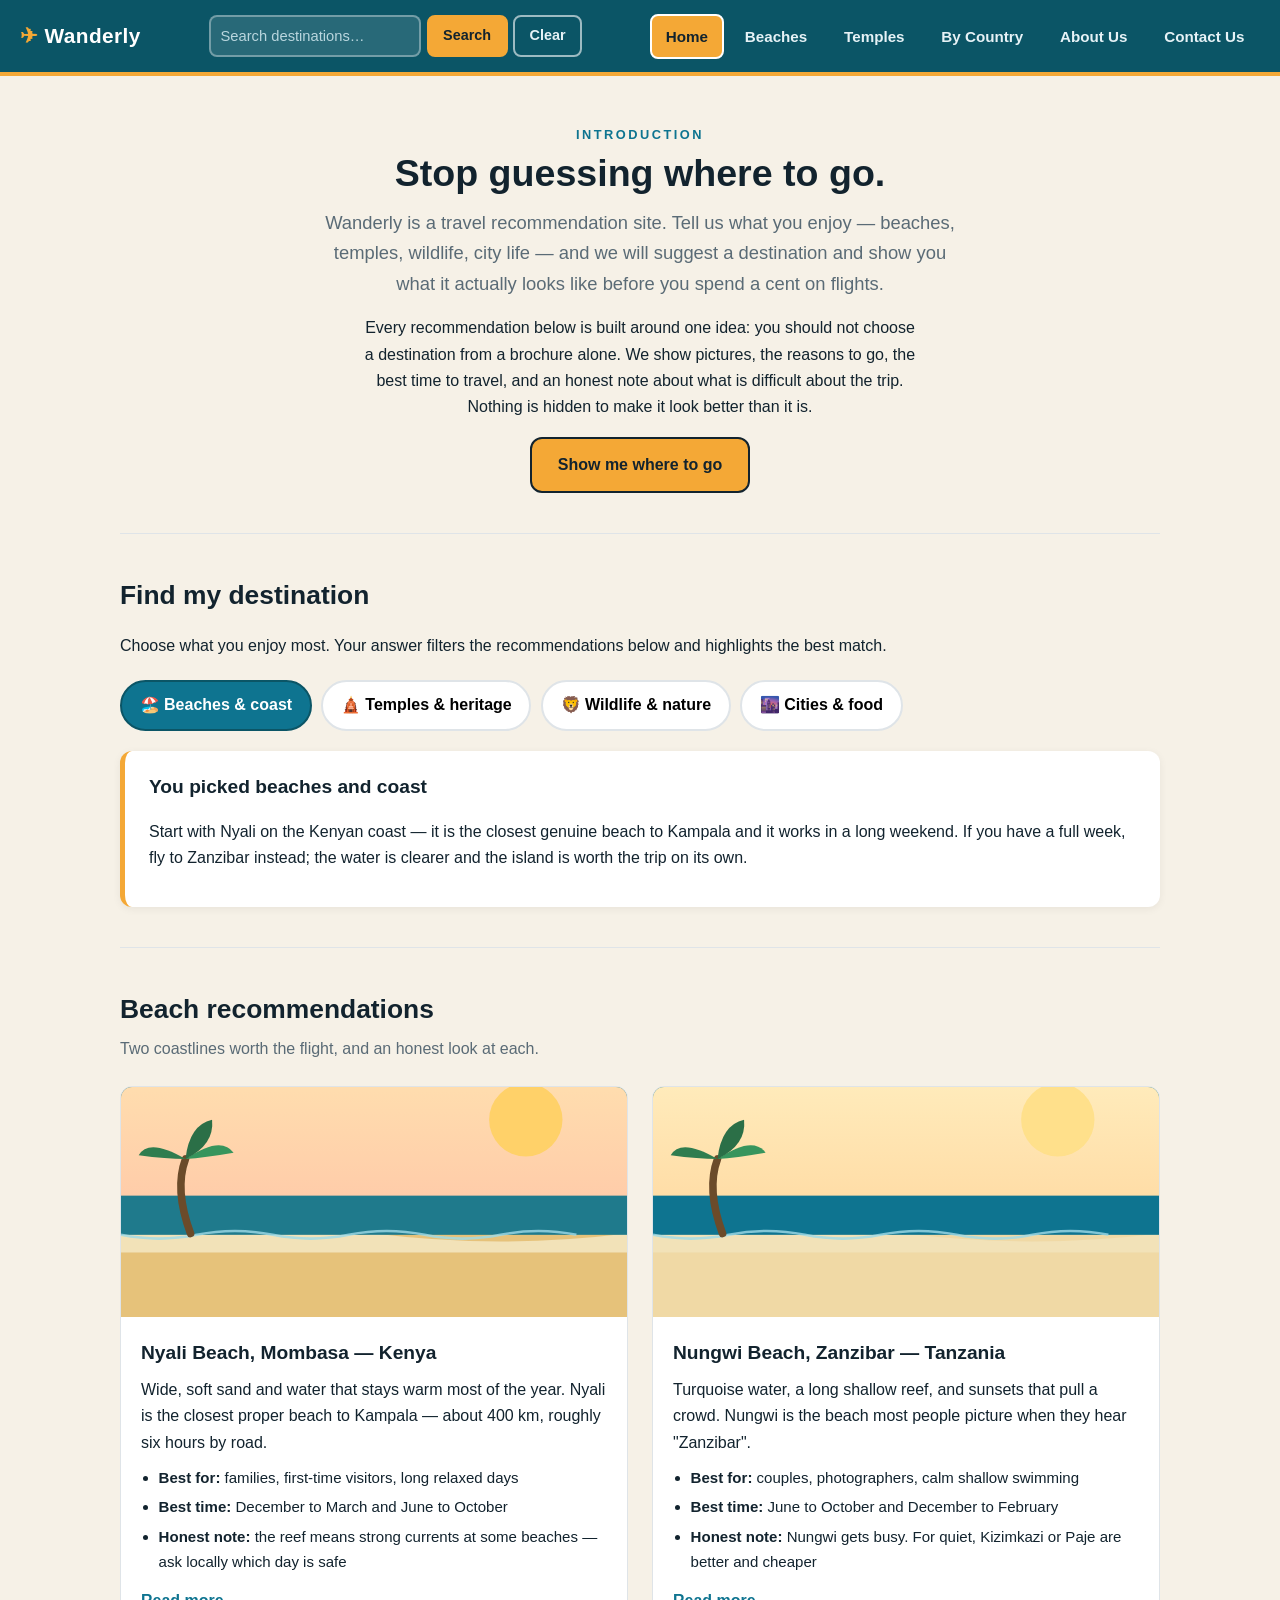
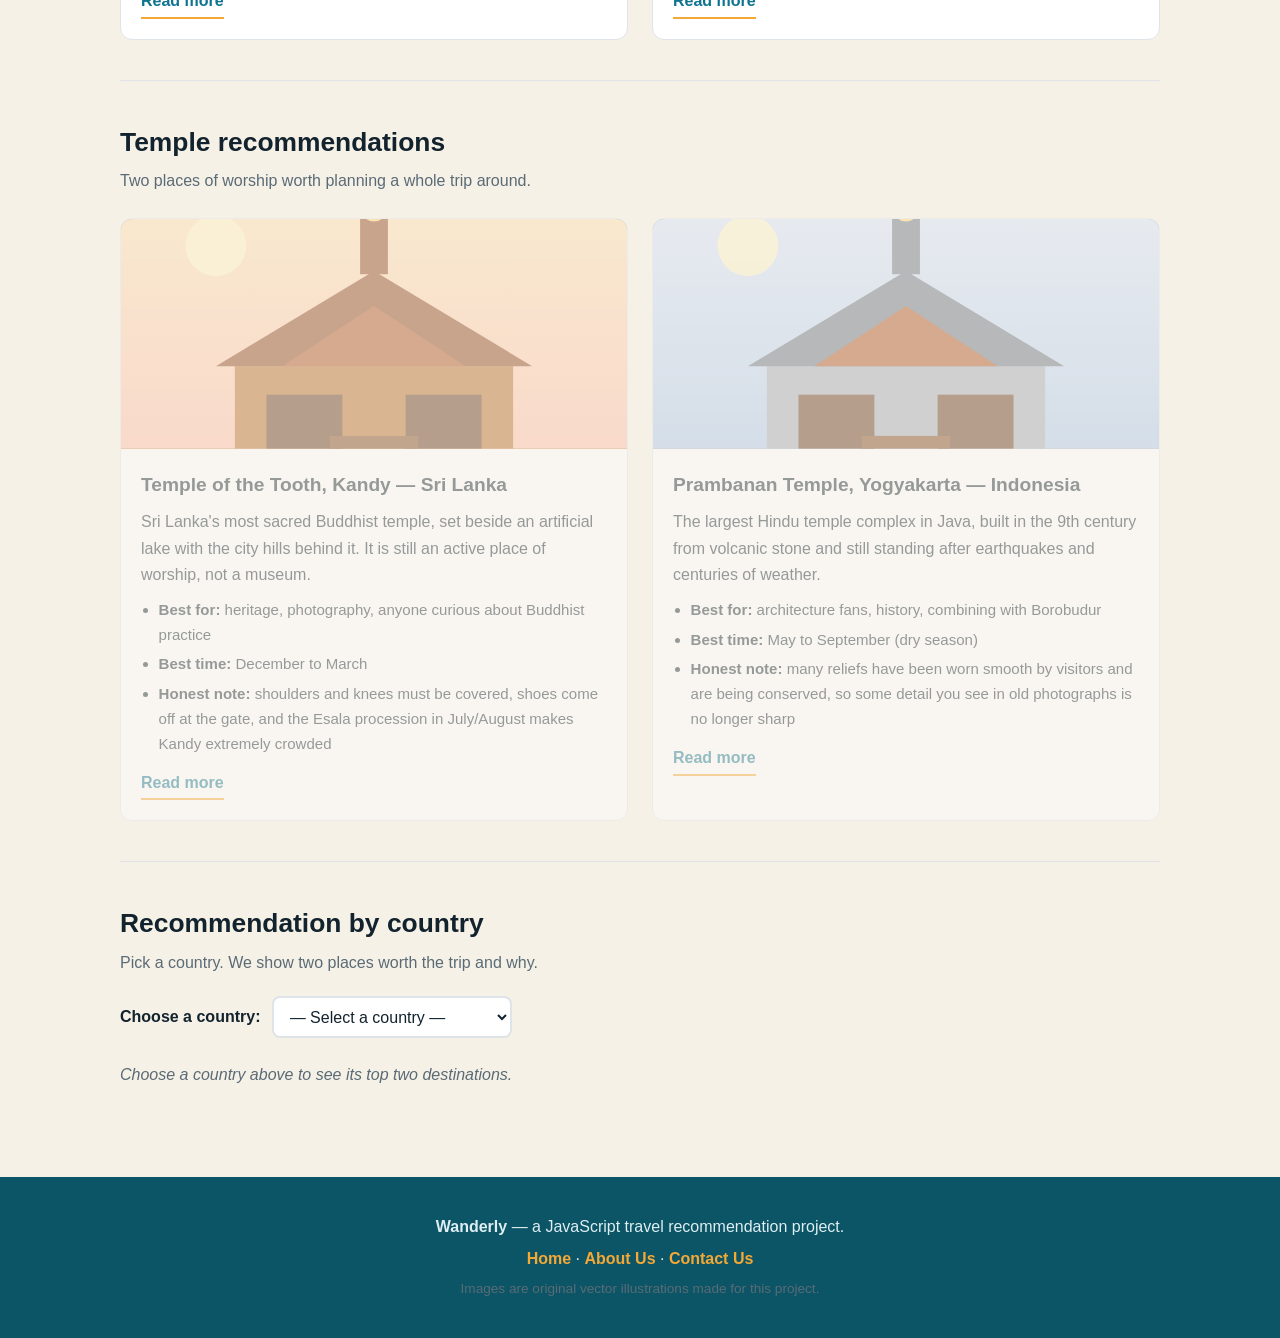
<file: index.html>
<!DOCTYPE html>
<html lang="en">
<head>
<meta charset="UTF-8">
<meta name="viewport" content="width=device-width, initial-scale=1.0">
<title>Wanderly — Find your next destination</title>
<meta name="description" content="Wanderly recommends beaches, temples and country escapes based on the preferences you choose.">
<link rel="icon" href="images/favicon.svg" type="image/svg+xml">
<link rel="stylesheet" href="css/styles.css">
</head>
<body>

<header>
  <nav class="navbar" aria-label="Main navigation">
    <a class="brand" href="index.html">
      <span class="brand-mark" aria-hidden="true">✈</span> Wanderly
    </a>

    <button class="nav-toggle" id="navToggle" aria-expanded="false" aria-controls="navLinks" aria-label="Toggle navigation menu">
      <span></span><span></span><span></span>
    </button>

    <form class="nav-search" id="navSearch" role="search" aria-label="Search destinations">
      <label class="visually-hidden" for="siteSearch">Search destinations</label>
      <input type="search" id="siteSearch" name="q" placeholder="Search destinations&hellip;" autocomplete="off">
      <button type="submit" class="nav-btn" id="searchBtn">Search</button>
      <button type="button" class="nav-btn nav-btn-ghost" id="clearSearch">Clear</button>
    </form>

    <ul class="nav-links" id="navLinks">
      <li><a href="index.html" data-page="home">Home</a></li>
      <li><a href="index.html#beaches" data-page="beaches">Beaches</a></li>
      <li><a href="index.html#temples" data-page="temples">Temples</a></li>
      <li><a href="index.html#by-country" data-page="country">By Country</a></li>
      <li><a href="about.html" data-page="about">About Us</a></li>
      <li><a href="contact.html" data-page="contact">Contact Us</a></li>
    </ul>
  </nav>
</header>

<main>

  <!-- INTRO -->
  <section class="intro" id="intro">
    <p class="eyebrow">Introduction</p>
    <h1>Stop guessing where to go.</h1>
    <p class="lead">
      Wanderly is a travel recommendation site. Tell us what you enjoy — beaches,
      temples, wildlife, city life — and we will suggest a destination and show you
      what it actually looks like before you spend a cent on flights.
    </p>
    <p>
      Every recommendation below is built around one idea: you should not choose a
      destination from a brochure alone. We show pictures, the reasons to go, the
      best time to travel, and an honest note about what is difficult about the
      trip. Nothing is hidden to make it look better than it is.
    </p>
    <a class="btn" href="#finder">Show me where to go</a>
  </section>

  <!-- PREFERENCE FINDER -->
  <section class="finder" id="finder">
    <h2>Find my destination</h2>
    <p>Choose what you enjoy most. Your answer filters the recommendations below and highlights the best match.</p>

    <div class="choices" role="group" aria-label="Choose your travel preference">
      <button class="choice is-active" data-pref="beach">🏖️ Beaches &amp; coast</button>
      <button class="choice" data-pref="temple">🛕 Temples &amp; heritage</button>
      <button class="choice" data-pref="wildlife">🦁 Wildlife &amp; nature</button>
      <button class="choice" data-pref="city">🌆 Cities &amp; food</button>
    </div>

    <div class="finder-result" id="finderResult" aria-live="polite"></div>
  </section>

  <!-- COUNTRY SEARCH RESULTS - revealed when a country is searched for -->
  <section class="bycountry" id="search-country-section" hidden>
    <h2>Country recommendations</h2>
    <p class="section-intro" id="searchCountryIntro"></p>
    <div id="searchCountryResults" class="country-grid"></div>
    <p class="small">The <a href="#by-country">By Country</a> selector below offers all six countries.</p>
  </section>

  <!-- BEACHES -->
  <section id="beaches">
    <h2>Beach recommendations</h2>
    <p class="section-intro">Two coastlines worth the flight, and an honest look at each.</p>

    <div class="cards">
    <article class="card" data-category="beach">
      <img src="images/nyali-beach.svg" alt="Illustration of Nyali Beach in Mombasa, with a sun over the sea and a palm tree">
      <div class="card-body">
        <h3>Nyali Beach, Mombasa — Kenya</h3>
        <p>Wide, soft sand and water that stays warm most of the year. Nyali is the
           closest proper beach to Kampala — about 400 km, roughly six hours by road.</p>
        <ul>
          <li><strong>Best for:</strong> families, first-time visitors, long relaxed days</li>
          <li><strong>Best time:</strong> December to March and June to October</li>
          <li><strong>Honest note:</strong> the reef means strong currents at some beaches — ask locally which day is safe</li>
        </ul>
        <button class="expand" type="button" data-more="Nyali has a marine park just offshore, so the snorkelling is the reason to come rather than the sand. Dhow trips run out at low tide, and the food is a serious reason not to skip lunch.">Read more</button>
        <p class="more" hidden>Nyali has a marine park just offshore, so the snorkelling is the reason to come rather than the sand. Dhow trips run out at low tide, and the food is a serious reason not to skip lunch.</p>
      </div>
    </article>

    <article class="card" data-category="beach">
      <img src="images/nungwi-beach.svg" alt="Illustration of Nungwi Beach in Zanzibar, with a sun over turquoise sea and a palm tree">
      <div class="card-body">
        <h3>Nungwi Beach, Zanzibar — Tanzania</h3>
        <p>Turquoise water, a long shallow reef, and sunsets that pull a crowd.
           Nungwi is the beach most people picture when they hear "Zanzibar".</p>
        <ul>
          <li><strong>Best for:</strong> couples, photographers, calm shallow swimming</li>
          <li><strong>Best time:</strong> June to October and December to February</li>
          <li><strong>Honest note:</strong> Nungwi gets busy. For quiet, Kizimkazi or Paje are better and cheaper</li>
        </ul>
        <button class="expand" type="button" data-more="Zanzibar is a short hop from the Kenyan coast, so many travellers combine the two trips. Stone Town is worth a full day — the old fort, the spice markets and the dhow builders' quarter are all free to walk.">Read more</button>
        <p class="more" hidden>Zanzibar is a short hop from the Kenyan coast, so many travellers combine the two trips. Stone Town is worth a full day — the old fort, the spice markets and the dhow builders' quarter are all free to walk.</p>
      </div>
    </article>
    </div>
  </section>

  <!-- TEMPLES -->
  <section id="temples">
    <h2>Temple recommendations</h2>
    <p class="section-intro">Two places of worship worth planning a whole trip around.</p>

    <div class="cards">
    <article class="card" data-category="temple">
      <img src="images/kandy-tooth.svg" alt="Illustration of the Temple of the Tooth in Kandy, Sri Lanka, with tiered roofs and a golden finial">
      <div class="card-body">
        <h3>Temple of the Tooth, Kandy — Sri Lanka</h3>
        <p>Sri Lanka's most sacred Buddhist temple, set beside an artificial lake
           with the city hills behind it. It is still an active place of worship,
           not a museum.</p>
        <ul>
          <li><strong>Best for:</strong> heritage, photography, anyone curious about Buddhist practice</li>
          <li><strong>Best time:</strong> December to March</li>
          <li><strong>Honest note:</strong> shoulders and knees must be covered, shoes come off at the gate, and the Esala procession in July/August makes Kandy extremely crowded</li>
        </ul>
        <button class="expand" type="button" data-more="The Temple of the Tooth holds what Buddhists believe to be the Buddha's left canine tooth, and it is guarded without interruption. Go early in the morning: the rituals are most active then and the crowd is thinner.">Read more</button>
        <p class="more" hidden>The Temple of the Tooth holds what Buddhists believe to be the Buddha's left canine tooth, and it is guarded without interruption. Go early in the morning: the rituals are most active then and the crowd is thinner.</p>
      </div>
    </article>

    <article class="card" data-category="temple">
      <img src="images/prambanan.svg" alt="Illustration of Prambanan Temple in Yogyakarta, Indonesia, with carved stone towers">
      <div class="card-body">
        <h3>Prambanan Temple, Yogyakarta — Indonesia</h3>
        <p>The largest Hindu temple complex in Java, built in the 9th century from
           volcanic stone and still standing after earthquakes and centuries of weather.</p>
        <ul>
          <li><strong>Best for:</strong> architecture fans, history, combining with Borobudur</li>
          <li><strong>Best time:</strong> May to September (dry season)</li>
          <li><strong>Honest note:</strong> many reliefs have been worn smooth by visitors and are being conserved, so some detail you see in old photographs is no longer sharp</li>
        </ul>
        <button class="expand" type="button" data-more="Prambanan sits about an hour from Yogyakarta and Borobudur, the world's largest Buddhist temple, is nearby. Buying a combined ticket for both is cheaper and lets you take your time across two days.">Read more</button>
        <p class="more" hidden>Prambanan sits about an hour from Yogyakarta and Borobudur, the world's largest Buddhist temple, is nearby. Buying a combined ticket for both is cheaper and lets you take your time across two days.</p>
      </div>
    </article>
    </div>
  </section>

  <!-- BY COUNTRY -->
  <section class="bycountry" id="by-country">
    <h2>Recommendation by country</h2>
    <p class="section-intro">Pick a country. We show two places worth the trip and why.</p>

    <div class="select-row">
      <label for="countrySelect">Choose a country:</label>
      <select id="countrySelect">
        <option value="">— Select a country —</option>
        <option value="uganda">Uganda</option>
        <option value="kenya">Kenya</option>
        <option value="tanzania">Tanzania</option>
        <option value="rwanda">Rwanda</option>
        <option value="srilanka">Sri Lanka</option>
        <option value="indonesia">Indonesia</option>
      </select>
    </div>

    <div class="country-result" id="countryResult" aria-live="polite">
      <p class="placeholder">Choose a country above to see its top two destinations.</p>
    </div>
  </section>

</main>

<footer>
  <p><strong>Wanderly</strong> — a JavaScript travel recommendation project.</p>
  <p>
    <a href="index.html">Home</a> ·
    <a href="about.html">About Us</a> ·
    <a href="contact.html">Contact Us</a>
  </p>
  <p class="small">Images are original vector illustrations made for this project.</p>
</footer>

<script src="js/main.js"></script>
</body>
</html>
</file>
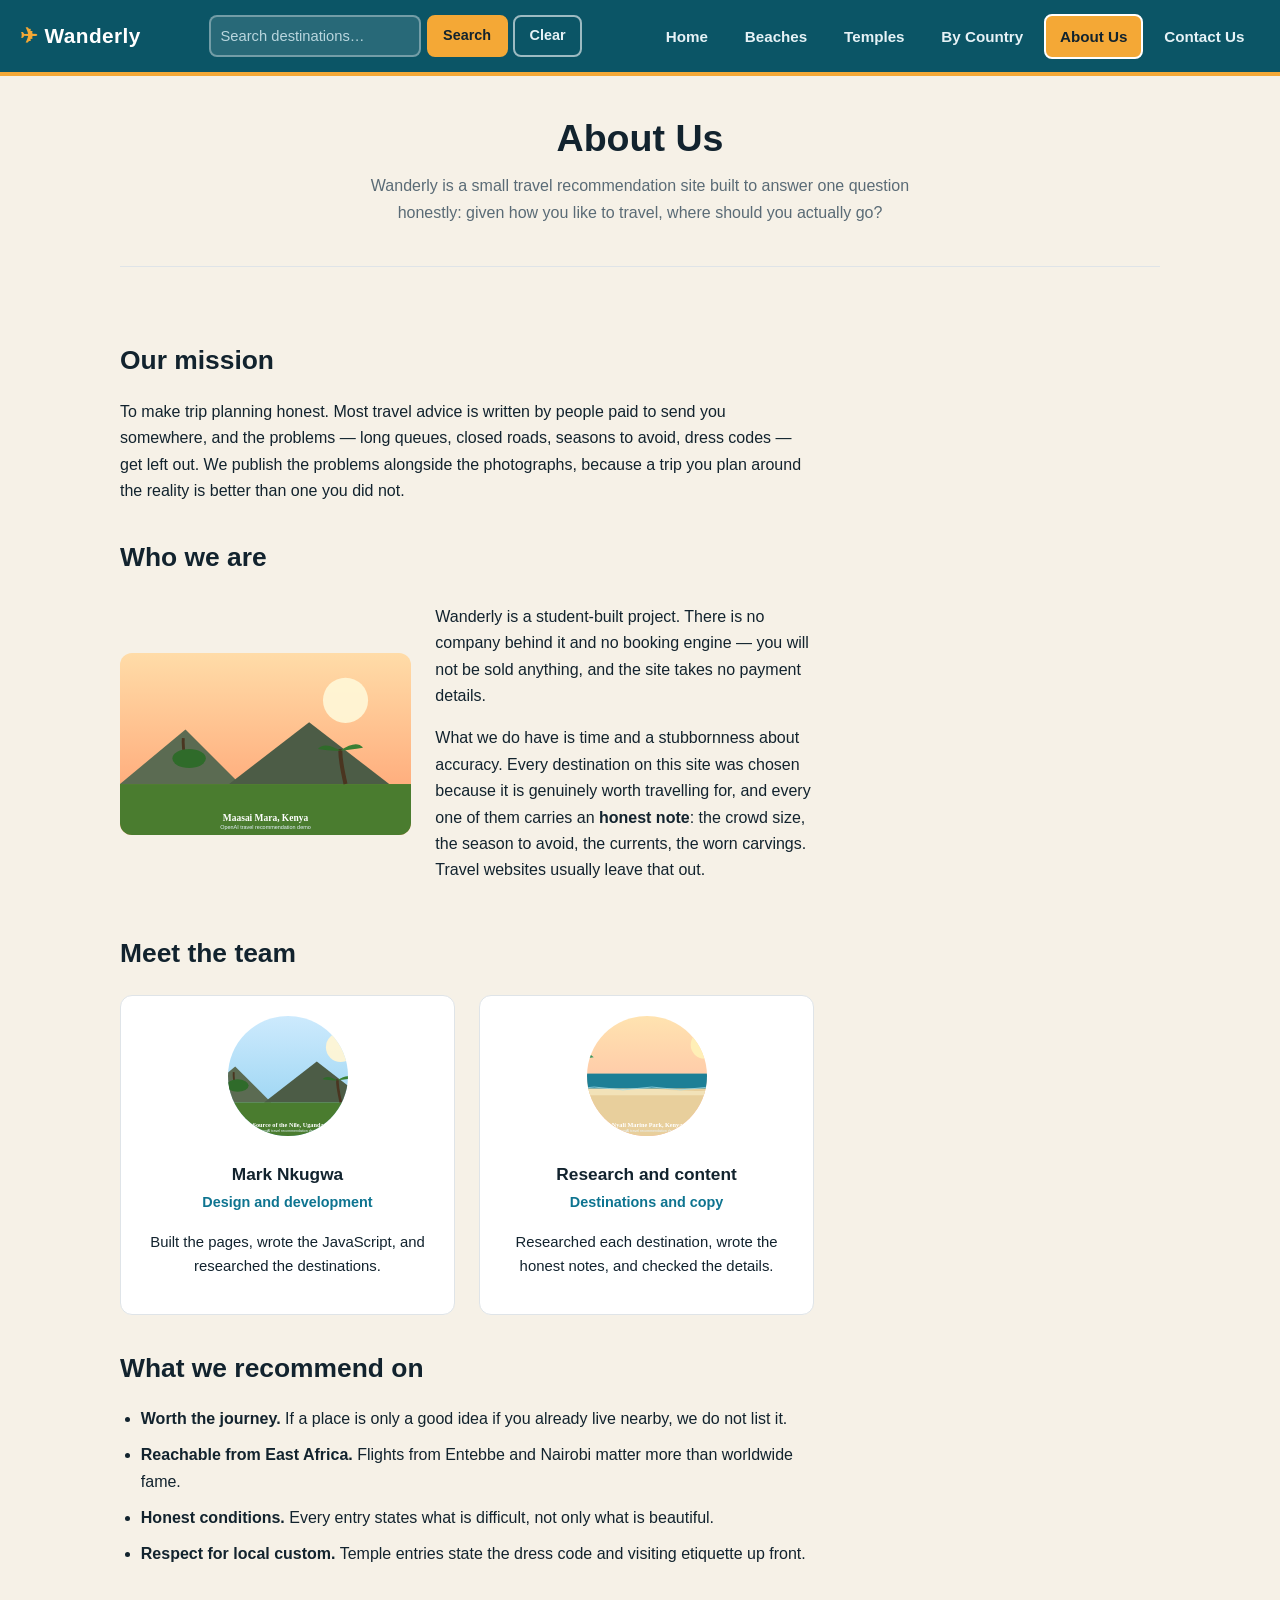
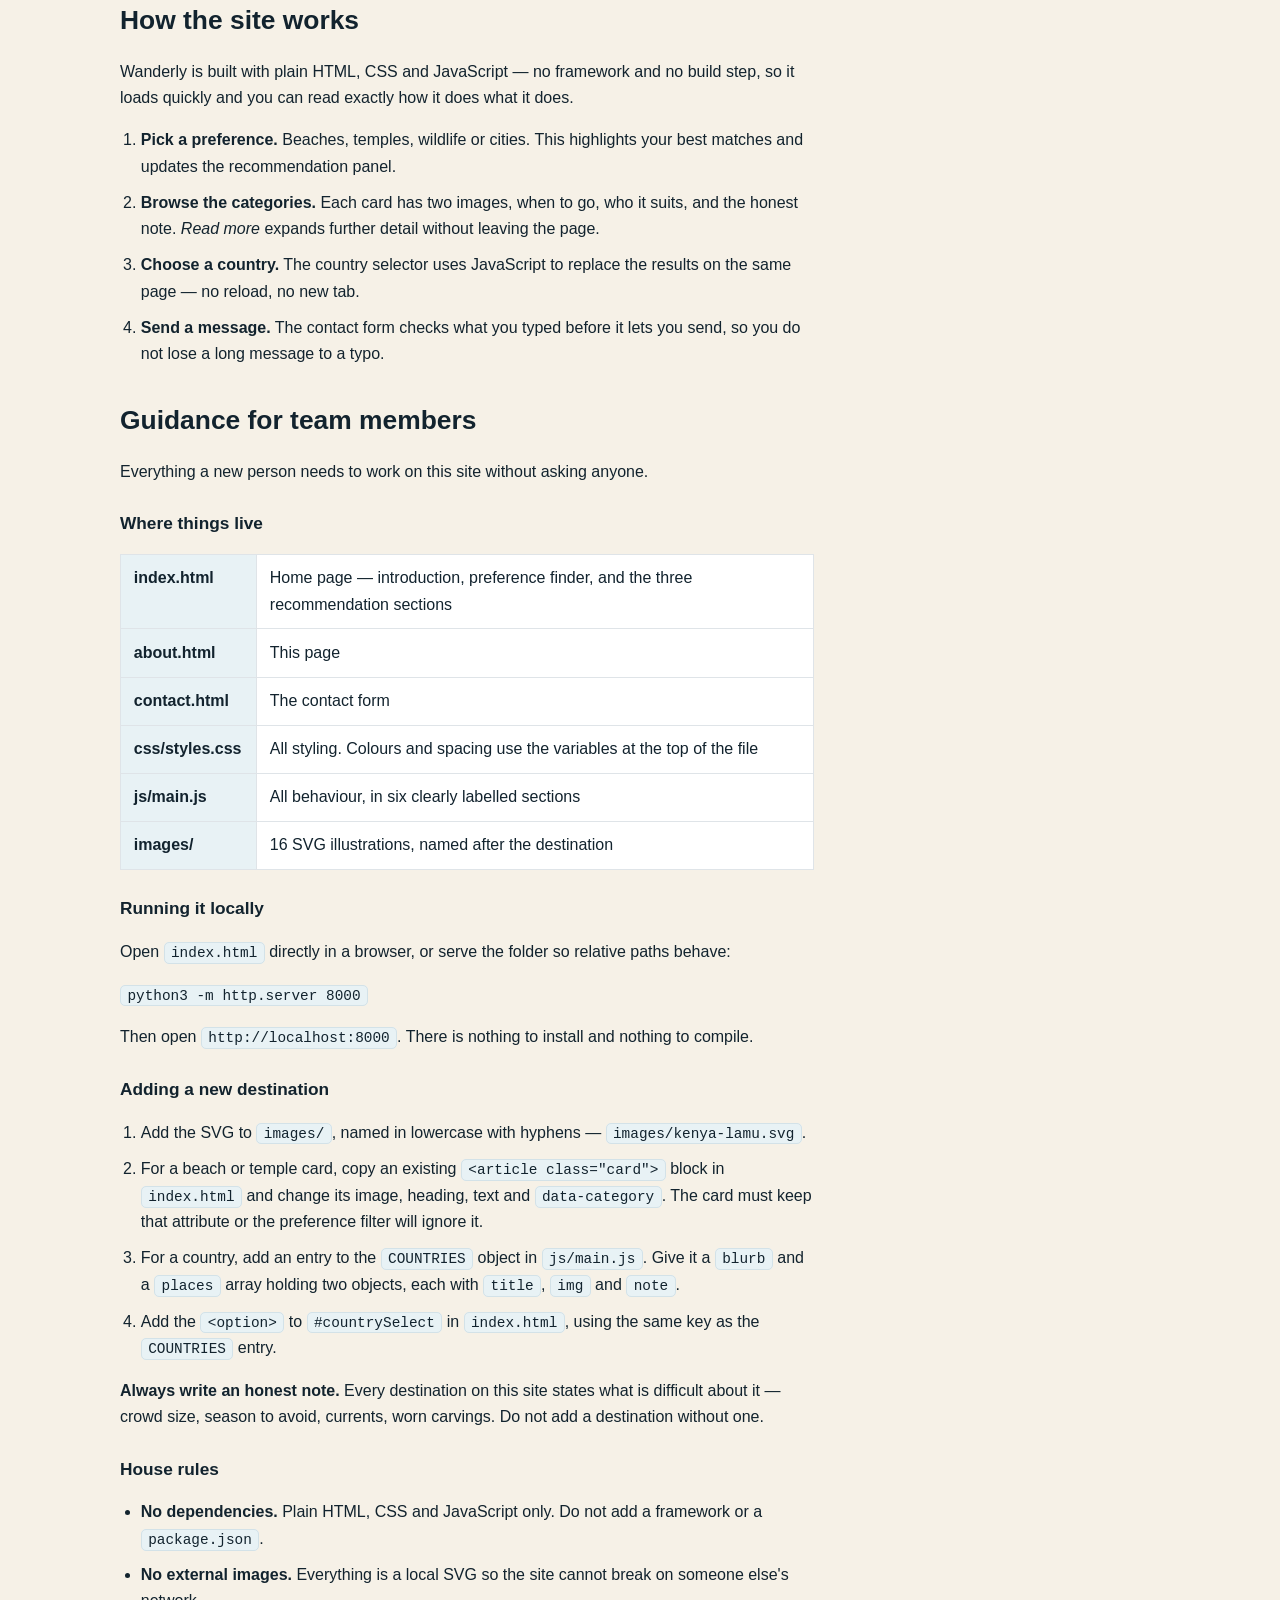
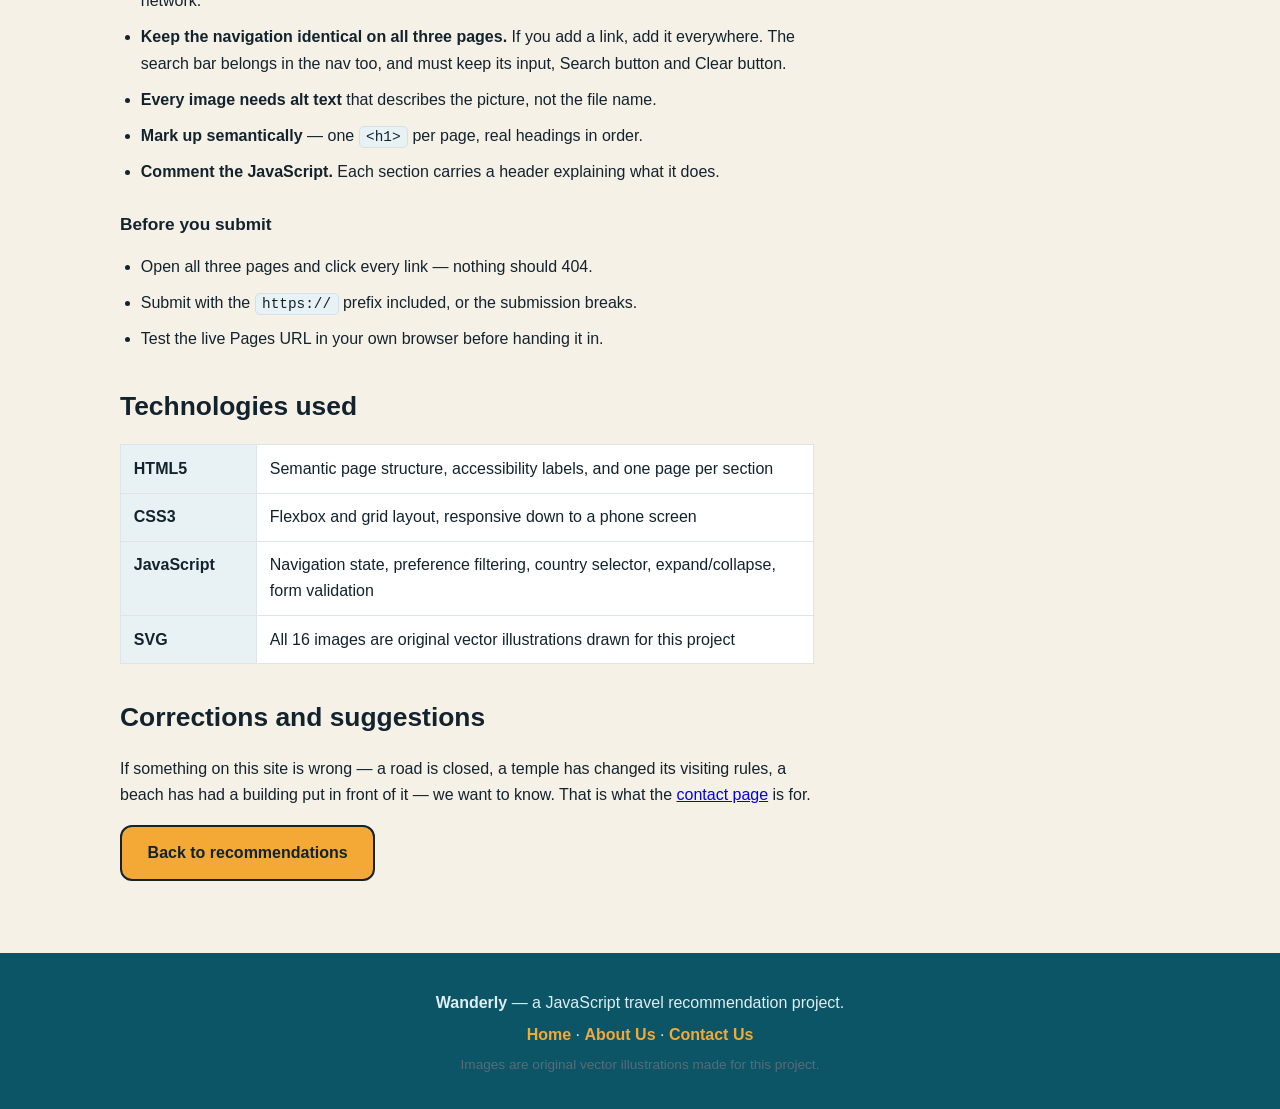
<file: about.html>
<!DOCTYPE html>
<html lang="en">
<head>
<meta charset="UTF-8">
<meta name="viewport" content="width=device-width, initial-scale=1.0">
<title>About Us — Wanderly</title>
<meta name="description" content="Who builds Wanderly, what we recommend and why, and how the site works.">
<link rel="icon" href="images/favicon.svg" type="image/svg+xml">
<link rel="stylesheet" href="css/styles.css">
</head>
<body>

<header>
  <nav class="navbar" aria-label="Main navigation">
    <a class="brand" href="index.html">
      <span class="brand-mark" aria-hidden="true">✈</span> Wanderly
    </a>

    <button class="nav-toggle" id="navToggle" aria-expanded="false" aria-controls="navLinks" aria-label="Toggle navigation menu">
      <span></span><span></span><span></span>
    </button>

    <form class="nav-search" id="navSearch" role="search" aria-label="Search destinations">
      <label class="visually-hidden" for="siteSearch">Search destinations</label>
      <input type="search" id="siteSearch" name="q" placeholder="Search destinations&hellip;" autocomplete="off">
      <button type="submit" class="nav-btn" id="searchBtn">Search</button>
      <button type="button" class="nav-btn nav-btn-ghost" id="clearSearch">Clear</button>
    </form>

    <ul class="nav-links" id="navLinks">
      <li><a href="index.html" data-page="home">Home</a></li>
      <li><a href="index.html#beaches" data-page="beaches">Beaches</a></li>
      <li><a href="index.html#temples" data-page="temples">Temples</a></li>
      <li><a href="index.html#by-country" data-page="country">By Country</a></li>
      <li><a href="about.html" data-page="about">About Us</a></li>
      <li><a href="contact.html" data-page="contact">Contact Us</a></li>
    </ul>
  </nav>
</header>

<main>

  <section class="page-head">
    <h1>About Us</h1>
    <p>Wanderly is a small travel recommendation site built to answer one question honestly:
       given how you like to travel, where should you actually go?</p>
  </section>

  <section class="prose">

    <h2>Our mission</h2>
    <p>To make trip planning honest. Most travel advice is written by people
       paid to send you somewhere, and the problems — long queues, closed roads,
       seasons to avoid, dress codes — get left out. We publish the problems
       alongside the photographs, because a trip you plan around the reality is
       better than one you did not.</p>

    <h2>Who we are</h2>
    <div class="about-grid">
      <img src="images/kenya-maasai.svg" alt="Illustration of an open savanna landscape at sunrise">
      <div>
        <p>Wanderly is a student-built project. There is no company behind it and no booking
           engine — you will not be sold anything, and the site takes no payment details.</p>
        <p>What we do have is time and a stubbornness about accuracy. Every destination on
           this site was chosen because it is genuinely worth travelling for, and every one
           of them carries an <strong>honest note</strong>: the crowd size, the season to
           avoid, the currents, the worn carvings. Travel websites usually leave that out.</p>
      </div>
    </div>

    <h2>Meet the team</h2>
    <div class="team-grid">
      <div class="member">
        <img src="images/uganda-nile.svg" alt="Portrait placeholder for Mark Nkugwa">
        <h3>Mark Nkugwa</h3>
        <p class="role">Design and development</p>
        <p>Built the pages, wrote the JavaScript, and researched the destinations.</p>
      </div>
      <div class="member">
        <img src="images/kenya-nyali.svg" alt="Portrait placeholder for the second team member">
        <h3>Research and content</h3>
        <p class="role">Destinations and copy</p>
        <p>Researched each destination, wrote the honest notes, and checked the details.</p>
      </div>
    </div>

    <h2>What we recommend on</h2>
    <ul class="criteria">
      <li><strong>Worth the journey.</strong> If a place is only a good idea if you already
          live nearby, we do not list it.</li>
      <li><strong>Reachable from East Africa.</strong> Flights from Entebbe and Nairobi
          matter more than worldwide fame.</li>
      <li><strong>Honest conditions.</strong> Every entry states what is difficult, not
          only what is beautiful.</li>
      <li><strong>Respect for local custom.</strong> Temple entries state the dress code and
          visiting etiquette up front.</li>
    </ul>

    <h2>How the site works</h2>
    <p>Wanderly is built with plain HTML, CSS and JavaScript — no framework and no build
       step, so it loads quickly and you can read exactly how it does what it does.</p>
    <ol class="steps">
      <li><strong>Pick a preference.</strong> Beaches, temples, wildlife or cities. This
          highlights your best matches and updates the recommendation panel.</li>
      <li><strong>Browse the categories.</strong> Each card has two images, when to go, who
          it suits, and the honest note. <em>Read more</em> expands further detail without
          leaving the page.</li>
      <li><strong>Choose a country.</strong> The country selector uses JavaScript to replace
          the results on the same page — no reload, no new tab.</li>
      <li><strong>Send a message.</strong> The contact form checks what you typed before it
          lets you send, so you do not lose a long message to a typo.</li>
    </ol>

    <h2>Guidance for team members</h2>
    <p>Everything a new person needs to work on this site without asking anyone.</p>

    <h3>Where things live</h3>
    <table class="tech-table">
      <tr><th>index.html</th><td>Home page — introduction, preference finder, and the three recommendation sections</td></tr>
      <tr><th>about.html</th><td>This page</td></tr>
      <tr><th>contact.html</th><td>The contact form</td></tr>
      <tr><th>css/styles.css</th><td>All styling. Colours and spacing use the variables at the top of the file</td></tr>
      <tr><th>js/main.js</th><td>All behaviour, in six clearly labelled sections</td></tr>
      <tr><th>images/</th><td>16 SVG illustrations, named after the destination</td></tr>
    </table>

    <h3>Running it locally</h3>
    <p>Open <code>index.html</code> directly in a browser, or serve the folder so
       relative paths behave:</p>
    <p><code>python3 -m http.server 8000</code></p>
    <p>Then open <code>http://localhost:8000</code>. There is nothing to install
       and nothing to compile.</p>

    <h3>Adding a new destination</h3>
    <ol class="steps">
      <li>Add the SVG to <code>images/</code>, named in lowercase with hyphens —
          <code>images/kenya-lamu.svg</code>.</li>
      <li>For a beach or temple card, copy an existing <code>&lt;article class="card"&gt;</code>
          block in <code>index.html</code> and change its image, heading, text and
          <code>data-category</code>. The card must keep that attribute or the
          preference filter will ignore it.</li>
      <li>For a country, add an entry to the <code>COUNTRIES</code> object in
          <code>js/main.js</code>. Give it a <code>blurb</code> and a
          <code>places</code> array holding two objects, each with <code>title</code>,
          <code>img</code> and <code>note</code>.</li>
      <li>Add the <code>&lt;option&gt;</code> to <code>#countrySelect</code> in
          <code>index.html</code>, using the same key as the <code>COUNTRIES</code>
          entry.</li>
    </ol>
    <p><strong>Always write an honest note.</strong> Every destination on this site
       states what is difficult about it — crowd size, season to avoid, currents,
       worn carvings. Do not add a destination without one.</p>

    <h3>House rules</h3>
    <ul class="criteria">
      <li><strong>No dependencies.</strong> Plain HTML, CSS and JavaScript only. Do not
          add a framework or a <code>package.json</code>.</li>
      <li><strong>No external images.</strong> Everything is a local SVG so the site
          cannot break on someone else's network.</li>
      <li><strong>Keep the navigation identical on all three pages.</strong> If you
          add a link, add it everywhere. The search bar belongs in the nav too, and
          must keep its input, Search button and Clear button.</li>
      <li><strong>Every image needs alt text</strong> that describes the picture,
          not the file name.</li>
      <li><strong>Mark up semantically</strong> — one <code>&lt;h1&gt;</code> per page,
          real headings in order.</li>
      <li><strong>Comment the JavaScript.</strong> Each section carries a header
          explaining what it does.</li>
    </ul>

    <h3>Before you submit</h3>
    <ul class="criteria">
      <li>Open all three pages and click every link — nothing should 404.</li>
      <li>Submit with the <code>https://</code> prefix included, or the submission
          breaks.</li>
      <li>Test the live Pages URL in your own browser before handing it in.</li>
    </ul>

    <h2>Technologies used</h2>
    <table class="tech-table">
      <tr><th>HTML5</th><td>Semantic page structure, accessibility labels, and one page per section</td></tr>
      <tr><th>CSS3</th><td>Flexbox and grid layout, responsive down to a phone screen</td></tr>
      <tr><th>JavaScript</th><td>Navigation state, preference filtering, country selector, expand/collapse, form validation</td></tr>
      <tr><th>SVG</th><td>All 16 images are original vector illustrations drawn for this project</td></tr>
    </table>

    <h2>Corrections and suggestions</h2>
    <p>If something on this site is wrong — a road is closed, a temple has changed its
       visiting rules, a beach has had a building put in front of it — we want to know.
       That is what the <a href="contact.html">contact page</a> is for.</p>

    <a class="btn" href="index.html">Back to recommendations</a>
  </section>

</main>

<footer>
  <p><strong>Wanderly</strong> — a JavaScript travel recommendation project.</p>
  <p>
    <a href="index.html">Home</a> ·
    <a href="about.html">About Us</a> ·
    <a href="contact.html">Contact Us</a>
  </p>
  <p class="small">Images are original vector illustrations made for this project.</p>
</footer>

<script src="js/main.js"></script>
</body>
</html>
</file>
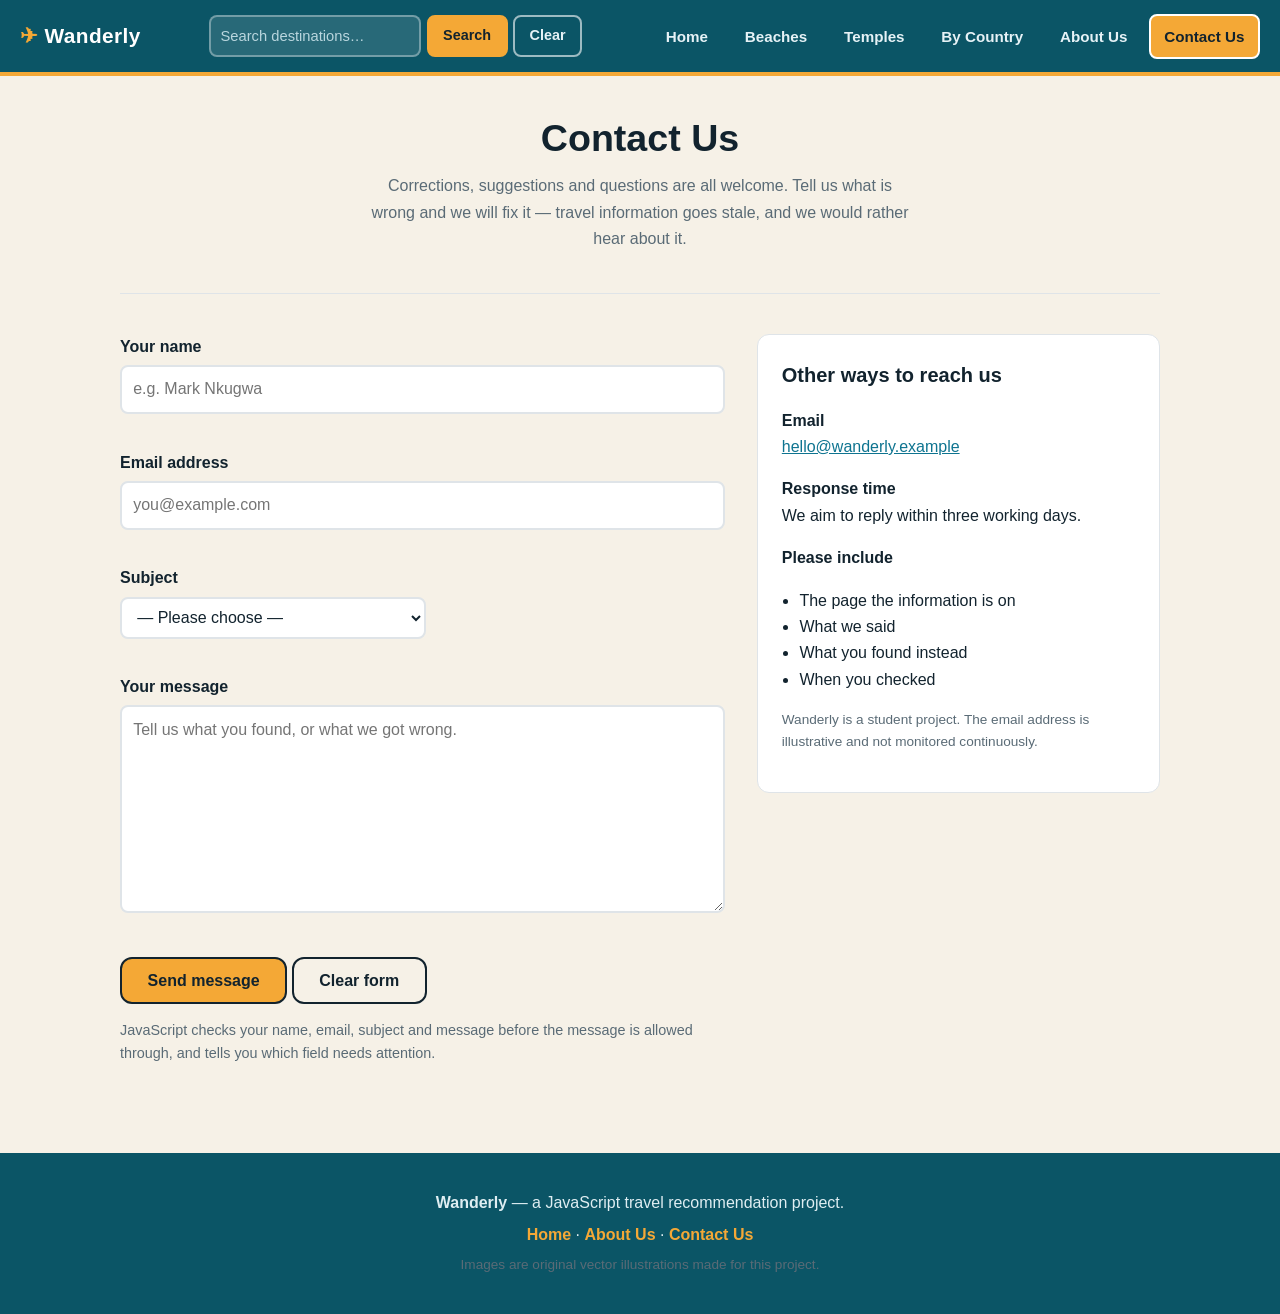
<file: contact.html>
<!DOCTYPE html>
<html lang="en">
<head>
<meta charset="UTF-8">
<meta name="viewport" content="width=device-width, initial-scale=1.0">
<title>Contact Us — Wanderly</title>
<meta name="description" content="Send Wanderly a correction, a suggestion, or a question about a destination.">
<link rel="icon" href="images/favicon.svg" type="image/svg+xml">
<link rel="stylesheet" href="css/styles.css">
</head>
<body>

<header>
  <nav class="navbar" aria-label="Main navigation">
    <a class="brand" href="index.html">
      <span class="brand-mark" aria-hidden="true">✈</span> Wanderly
    </a>

    <button class="nav-toggle" id="navToggle" aria-expanded="false" aria-controls="navLinks" aria-label="Toggle navigation menu">
      <span></span><span></span><span></span>
    </button>

    <form class="nav-search" id="navSearch" role="search" aria-label="Search destinations">
      <label class="visually-hidden" for="siteSearch">Search destinations</label>
      <input type="search" id="siteSearch" name="q" placeholder="Search destinations&hellip;" autocomplete="off">
      <button type="submit" class="nav-btn" id="searchBtn">Search</button>
      <button type="button" class="nav-btn nav-btn-ghost" id="clearSearch">Clear</button>
    </form>

    <ul class="nav-links" id="navLinks">
      <li><a href="index.html" data-page="home">Home</a></li>
      <li><a href="index.html#beaches" data-page="beaches">Beaches</a></li>
      <li><a href="index.html#temples" data-page="temples">Temples</a></li>
      <li><a href="index.html#by-country" data-page="country">By Country</a></li>
      <li><a href="about.html" data-page="about">About Us</a></li>
      <li><a href="contact.html" data-page="contact">Contact Us</a></li>
    </ul>
  </nav>
</header>

<main>

  <section class="page-head">
    <h1>Contact Us</h1>
    <p>Corrections, suggestions and questions are all welcome. Tell us what is wrong and we
       will fix it — travel information goes stale, and we would rather hear about it.</p>
  </section>

  <section class="contact-wrap">

    <div class="contact-form-area">

      <p class="form-status" id="formStatus" role="status" aria-live="polite"></p>

      <form id="contactForm" novalidate>
        <div class="field">
          <label for="name">Your name</label>
          <input type="text" id="name" name="name" placeholder="e.g. Mark Nkugwa" autocomplete="name">
          <span class="error" id="nameError"></span>
        </div>

        <div class="field">
          <label for="email">Email address</label>
          <input type="email" id="email" name="email" placeholder="you@example.com" autocomplete="email">
          <span class="error" id="emailError"></span>
        </div>

        <div class="field">
          <label for="subject">Subject</label>
          <select id="subject" name="subject">
            <option value="">— Please choose —</option>
            <option value="correction">A correction to something on the site</option>
            <option value="suggestion">Suggest a destination</option>
            <option value="question">A question</option>
            <option value="other">Something else</option>
          </select>
          <span class="error" id="subjectError"></span>
        </div>

        <div class="field">
          <label for="message">Your message</label>
          <textarea id="message" name="message" rows="7" placeholder="Tell us what you found, or what we got wrong."></textarea>
          <span class="error" id="messageError"></span>
        </div>

        <button type="submit" class="btn">Send message</button>
        <button type="reset" class="btn btn-ghost" id="resetBtn">Clear form</button>
      </form>

      <p class="form-note">
        JavaScript checks your name, email, subject and message before the message is
        allowed through, and tells you which field needs attention.
      </p>
    </div>

    <aside class="contact-side">
      <h2>Other ways to reach us</h2>
      <p><strong>Email</strong><br>
        <a href="mailto:hello@wanderly.example">hello@wanderly.example</a>
      </p>
      <p><strong>Response time</strong><br>
        We aim to reply within three working days.</p>
      <p><strong>Please include</strong></p>
      <ul>
        <li>The page the information is on</li>
        <li>What we said</li>
        <li>What you found instead</li>
        <li>When you checked</li>
      </ul>
      <p class="small">Wanderly is a student project. The email address is illustrative and
         not monitored continuously.</p>
    </aside>

  </section>

</main>

<footer>
  <p><strong>Wanderly</strong> — a JavaScript travel recommendation project.</p>
  <p>
    <a href="index.html">Home</a> ·
    <a href="about.html">About Us</a> ·
    <a href="contact.html">Contact Us</a>
  </p>
  <p class="small">Images are original vector illustrations made for this project.</p>
</footer>

<script src="js/main.js"></script>
</body>
</html>
</file>
<file: css/styles.css>
/* ==========================================================
   Wanderly — stylesheet
   Plain CSS3, no framework. Mobile-first, responsive to 900px.
   ========================================================== */

:root{
  --sea:#0e7490;
  --sea-dark:#0b5566;
  --sand:#f6f1e7;
  --sun:#f4a836;
  --ink:#12232e;
  --muted:#5a6b76;
  --line:#dfe4e8;
  --card:#ffffff;
  --ok:#1f7a4d;
  --bad:#b3261e;
  --radius:12px;
  --max:1080px;
}

*{ box-sizing:border-box; }

html{ scroll-behavior:smooth; }

body{
  margin:0;
  font-family:"Segoe UI",Roboto,Helvetica,Arial,sans-serif;
  color:var(--ink);
  background:var(--sand);
  line-height:1.65;
}

img{ max-width:100%; display:block; }

/* ---------------- Navigation bar ---------------- */

/* The sticky element must be the <header>, not the <nav> inside it. A sticky
   child is constrained to its parent's box, and the header is only as tall as
   the nav, so position:sticky on .navbar never actually pinned anything. */
header{
  position:sticky;
  top:0;
  z-index:100;
}

.navbar{
  display:flex;
  align-items:center;
  justify-content:space-between;
  gap:1rem;
  flex-wrap:wrap;
  padding:0.85rem 1.25rem;
  background:var(--sea-dark);
  border-bottom:4px solid var(--sun);
}

.brand{
  color:#fff;
  font-size:1.3rem;
  font-weight:700;
  text-decoration:none;
  letter-spacing:.4px;
}
.brand-mark{ color:var(--sun); }

.nav-links{
  list-style:none;
  display:flex;
  flex-wrap:wrap;
  gap:.35rem;
  margin:0;
  padding:0;
}

.nav-links a{
  display:block;
  color:#e6f2f6;
  text-decoration:none;
  padding:.5rem .85rem;
  border-radius:8px;
  font-weight:600;
  font-size:.95rem;
  border:2px solid transparent;
  transition:background .18s, color .18s, border-color .18s;
}

.nav-links a:hover,
.nav-links a:focus-visible{
  background:rgba(255,255,255,.12);
  color:#fff;
}

.nav-links a.active{
  background:var(--sun);
  color:var(--ink);
  border-color:#fff;
}

/* hamburger — hidden on desktop */
.nav-toggle{
  display:none;
  flex-direction:column;
  gap:5px;
  background:none;
  border:0;
  cursor:pointer;
  padding:.5rem;
}
.nav-toggle span{
  width:26px; height:3px;
  background:#fff;
  border-radius:2px;
  transition:transform .2s, opacity .2s;
}
.nav-toggle[aria-expanded="true"] span:nth-child(1){ transform:translateY(8px) rotate(45deg); }
.nav-toggle[aria-expanded="true"] span:nth-child(2){ opacity:0; }
.nav-toggle[aria-expanded="true"] span:nth-child(3){ transform:translateY(-8px) rotate(-45deg); }

@media (max-width:820px){
  .nav-toggle{ display:flex; }
  .nav-links{
    display:none;
    width:100%;
    flex-direction:column;
    background:var(--sea-dark);
    padding:.5rem 0 .75rem;
  }
  .nav-links.open{ display:flex; }
  .nav-links a{ padding:.7rem 1.25rem; border-radius:0; border-left:4px solid transparent; }
  .nav-links a.active{ border-left-color:var(--sun); }
}

/* ---------------- Navbar search (Search / Clear) ---------------- */

.nav-search{
  display:flex;
  gap:.35rem;
  align-items:center;
  flex-wrap:wrap;
}

.nav-search input{
  width:auto;
  min-width:200px;
  padding:.45rem .6rem;
  border:2px solid rgba(255,255,255,.35);
  border-radius:8px;
  background:rgba(255,255,255,.12);
  color:#fff;
  font-size:.92rem;
}
.nav-search input::placeholder{ color:#b9d6de; }
.nav-search input:focus{ background:#fff; color:var(--ink); outline:3px solid var(--sun); }

.nav-btn{
  font:inherit;
  font-weight:700;
  font-size:.9rem;
  padding:.45rem .9rem;
  border-radius:8px;
  border:2px solid var(--sun);
  background:var(--sun);
  color:var(--ink);
  cursor:pointer;
  transition:transform .15s, filter .15s;
}
.nav-btn:hover{ filter:brightness(1.08); transform:translateY(-1px); }
.nav-btn-ghost{ background:transparent; color:#e6f2f6; border-color:rgba(255,255,255,.6); }

.visually-hidden{
  position:absolute;
  width:1px; height:1px;
  margin:-1px; padding:0;
  overflow:hidden;
  clip:rect(0 0 0 0);
  white-space:nowrap;
  border:0;
}

@media (max-width:820px){
  .nav-search{ width:100%; margin-top:.5rem; }
  .nav-search input{ flex:1 1 140px; min-width:0; }
}

/* ---------------- Search results banner ---------------- */

.search-status{
  display:none;
  background:#fff6e0;
  border:1px solid var(--sun);
  border-left:5px solid var(--sun);
  border-radius:var(--radius);
  padding:.9rem 1.2rem;
  margin:1.25rem 0;
  font-weight:600;
}
.search-status.show{ display:block; }
.search-status.none{ background:#fdecea; border-color:var(--bad); border-left-color:var(--bad); color:var(--bad); }

/* ---------------- Layout ---------------- */

main{ max-width:var(--max); margin:0 auto; padding:0 1.25rem; }

section{ padding:2.5rem 0; border-bottom:1px solid var(--line); }
section:last-of-type{ border-bottom:0; }

h1{ font-size:2.35rem; line-height:1.2; margin:0 0 .75rem; }
h2{ font-size:1.65rem; margin:0 0 .5rem; }
h3{ font-size:1.2rem; margin:0 0 .5rem; }

.lead{ font-size:1.15rem; color:var(--muted); }

.section-intro{ color:var(--muted); margin-top:-.25rem; }

/* ---------------- Intro ---------------- */

.intro{ padding-top:3rem; text-align:center; }
.intro p{ max-width:62ch; margin:0 auto 1rem; }

.eyebrow{
  text-transform:uppercase;
  letter-spacing:2.5px;
  font-weight:700;
  font-size:.8rem;
  color:var(--sea);
  margin:0 auto .35rem !important;
}

/* ---------------- Team ---------------- */

.team-grid{ display:grid; grid-template-columns:repeat(auto-fit,minmax(240px,1fr)); gap:1.5rem; margin:1.25rem 0; }
.member{
  background:var(--card);
  border:1px solid var(--line);
  border-radius:var(--radius);
  padding:1.25rem;
  text-align:center;
}
.member img{
  width:120px; height:120px;
  margin:0 auto .75rem;
  border-radius:50%;
  object-fit:cover;
}
.member h3{ margin-bottom:.15rem; }
.member .role{ color:var(--sea); font-weight:600; font-size:.9rem; margin:.15rem 0 .5rem; }
.member p{ font-size:.93rem; }

.btn{
  display:inline-block;
  background:var(--sun);
  color:var(--ink);
  font-weight:700;
  text-decoration:none;
  padding:.8rem 1.6rem;
  border-radius:var(--radius);
  border:2px solid var(--ink);
  cursor:pointer;
  font-size:1rem;
  transition:transform .15s, box-shadow .15s;
}
.btn:hover{ transform:translateY(-2px); box-shadow:0 4px 12px rgba(0,0,0,.2); }
.btn-ghost{ background:transparent; }

/* ---------------- Preference finder ---------------- */

.choices{ display:flex; flex-wrap:wrap; gap:.6rem; margin:1.25rem 0; }

.choice{
  font:inherit;
  font-weight:600;
  padding:.65rem 1.1rem;
  border-radius:999px;
  border:2px solid var(--line);
  background:var(--card);
  cursor:pointer;
  transition:all .18s;
}
.choice:hover{ border-color:var(--sea); }
.choice.is-active{ background:var(--sea); color:#fff; border-color:var(--sea-dark); }

.finder-result{
  background:var(--card);
  border-left:5px solid var(--sun);
  border-radius:var(--radius);
  padding:1.25rem 1.5rem;
  box-shadow:0 2px 8px rgba(0,0,0,.06);
}
.finder-result h3{ margin-bottom:.35rem; }
.finder-result .meta{ color:var(--muted); font-size:.92rem; }

/* ---------------- Cards ---------------- */

.cards{ display:grid; grid-template-columns:repeat(auto-fit,minmax(320px,1fr)); gap:1.5rem; margin-top:1.5rem; }

.card{
  background:var(--card);
  border-radius:var(--radius);
  overflow:hidden;
  border:1px solid var(--line);
  display:flex;
  flex-direction:column;
  transition:transform .18s, box-shadow .18s, opacity .25s;
}
.card:hover{ transform:translateY(-4px); box-shadow:0 8px 22px rgba(0,0,0,.12); }

/* dimmed when it does not match the chosen preference */
.card.dimmed{ opacity:.42; }

.card img{ width:100%; height:230px; object-fit:cover; background:var(--sea); }

.card-body{ padding:1.25rem; }
.card-body p{ margin:.5rem 0; }
.card-body ul{ padding-left:1.1rem; margin:.6rem 0; }
.card-body li{ margin-bottom:.3rem; font-size:.94rem; }

.expand{
  font:inherit;
  font-weight:700;
  color:var(--sea);
  background:none;
  border:0;
  border-bottom:2px solid var(--sun);
  padding:0 0 2px;
  cursor:pointer;
  margin-top:.25rem;
}
.more{
  background:#f2f8fa;
  border-left:4px solid var(--sea);
  padding:.8rem 1rem;
  border-radius:0 8px 8px 0;
  font-size:.94rem;
}

/* ---------------- Country selector ---------------- */

.select-row{
  display:flex;
  flex-wrap:wrap;
  align-items:center;
  gap:.75rem;
  margin:1.25rem 0;
}
.select-row label{ font-weight:600; }

select, input, textarea{
  font:inherit;
  padding:.6rem .7rem;
  border:2px solid var(--line);
  border-radius:8px;
  background:#fff;
  color:var(--ink);
  width:100%;
}
select{ width:auto; min-width:240px; cursor:pointer; }
select:focus, input:focus, textarea:focus{ outline:3px solid #ffd98a; outline-offset:1px; border-color:var(--sea); }

.country-result{ margin-top:1.5rem; }
.placeholder{ color:var(--muted); font-style:italic; }

.country-grid{ display:grid; grid-template-columns:repeat(auto-fit,minmax(300px,1fr)); gap:1.5rem; }
.country-grid .card img{ height:210px; }

.country-tag{
  display:inline-block;
  background:var(--sun);
  color:var(--ink);
  font-weight:700;
  font-size:.78rem;
  letter-spacing:1.2px;
  text-transform:uppercase;
  padding:.2rem .6rem;
  border-radius:999px;
  margin:0 0 .5rem;
}
.country-grid .card h3{ font-size:1.08rem; }

/* ---------------- About / prose ---------------- */

.page-head{ text-align:center; }
.page-head p{ max-width:62ch; margin:0 auto; color:var(--muted); }

.prose{ max-width:78ch; }
.prose h2{ margin-top:2rem; }
.prose h3{ margin-top:1.5rem; font-size:1.08rem; }

.prose code{
  background:#e8f2f5;
  padding:.12rem .4rem;
  border-radius:5px;
  font-family:"SF Mono",Menlo,Consolas,monospace;
  font-size:.9em;
  border:1px solid #d3e2e8;
}

.about-grid{ display:grid; grid-template-columns:minmax(0,1fr) minmax(0,1.3fr); gap:1.5rem; align-items:center; }
.about-grid img{ border-radius:var(--radius); width:100%; }
@media (max-width:700px){ .about-grid{ grid-template-columns:1fr; } }

.criteria, .steps{ padding-left:1.3rem; }
.criteria li, .steps li{ margin-bottom:.6rem; }

.tech-table{ width:100%; border-collapse:collapse; margin:1rem 0; background:var(--card); }
.tech-table th, .tech-table td{
  border:1px solid var(--line);
  padding:.65rem .8rem;
  text-align:left;
  vertical-align:top;
}
.tech-table th{ background:#e8f2f5; width:8.5rem; }

/* ---------------- Contact ---------------- */

.contact-wrap{ display:grid; grid-template-columns:minmax(0,1.5fr) minmax(0,1fr); gap:2rem; align-items:start; }
@media (max-width:820px){ .contact-wrap{ grid-template-columns:1fr; } }

.field{ margin-bottom:1.1rem; }
.field label{ display:block; font-weight:600; margin-bottom:.3rem; }

.error{ display:block; color:var(--bad); font-size:.86rem; font-weight:600; min-height:1.1rem; }

input.invalid, textarea.invalid, select.invalid{ border-color:var(--bad); background:#fff6f5; }

.form-status{
  font-weight:700;
  padding:.75rem 1rem;
  border-radius:8px;
  margin-bottom:1rem;
  display:none;
}
.form-status.show{ display:block; }
.form-status.ok{ background:#e7f6ed; color:var(--ok); border:1px solid var(--ok); }
.form-status.bad{ background:#fdecea; color:var(--bad); border:1px solid var(--bad); }

.contact-side{
  background:var(--card);
  border:1px solid var(--line);
  border-radius:var(--radius);
  padding:1.5rem;
}
.contact-side h2{ font-size:1.25rem; margin-top:0; }
.contact-side ul{ padding-left:1.1rem; }
.contact-side a{ color:var(--sea); }

.form-note{ color:var(--muted); font-size:.9rem; }
.small{ color:var(--muted); font-size:.85rem; }

/* ---------------- Footer ---------------- */

footer{
  background:var(--sea-dark);
  color:#dfeef2;
  text-align:center;
  padding:2rem 1.25rem;
  margin-top:2rem;
}
footer a{ color:var(--sun); text-decoration:none; font-weight:600; }
footer a:hover{ text-decoration:underline; }
footer p{ margin:.35rem 0; }
</file>
